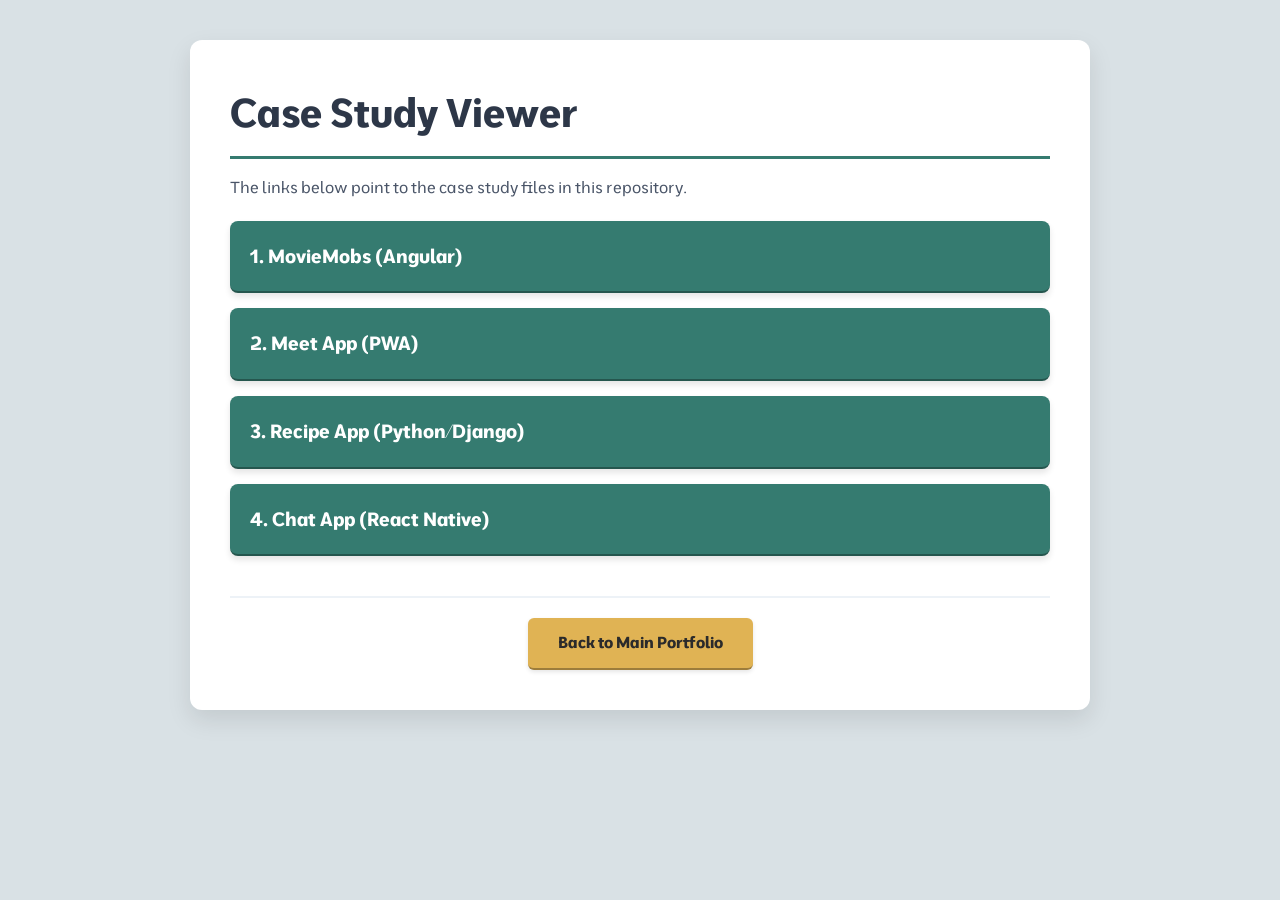
<file: index.html>
<!DOCTYPE html>
<html lang="en">
  <head>
    <meta charset="UTF-8" />
    <meta name="viewport" content="width=device-width, initial-scale=1.0" />
    <title>Ivan Cortes - Case Study Viewer</title>

    <link rel="preconnect" href="https://fonts.googleapis.com" />
    <link rel="preconnect" href="https://fonts.gstatic.com" crossorigin />
    <link
      href="https://fonts.googleapis.com/css2?family=Moderustic:wght@400;700&display=swap"
      rel="stylesheet"
    />
    <link rel="stylesheet" href="styles.css" />
  </head>
  <body class="viewer-body">
    <div id="google_translate_element" style="position: absolute; top: 15px; left: 20px; z-index: 9999;"></div>
    <script type="text/javascript">
        function googleTranslateElementInit() {
            new google.translate.TranslateElement({
                pageLanguage: 'en',
                layout: google.translate.TranslateElement.InlineLayout.SIMPLE,
                autoDisplay: true
            }, 'google_translate_element');
        }
    </script>
    <script type="text/javascript" src="//translate.google.com/translate_a/element.js?cb=googleTranslateElementInit"></script>
    <style>
        /* Widget Styling */
        .goog-te-gadget-simple {
            background-color: rgba(255,255,255,0.9) !important;
            border: 1px solid #e0e0e0 !important;
            padding: 5px !important;
            border-radius: 4px !important;
            font-family: sans-serif !important;
        }
        .goog-te-gadget-simple a { text-decoration: none !important; color: #333 !important; }
        .goog-te-banner-frame { display: none !important; }
        body { top: 0px !important; }
    </style>
    <div class="container">
      <h1 class="viewer-title">Case Study Viewer</h1>
      <p>
        The links below point to the case study files in this repository.
      </p>

      <ul>
        <li>
          <a
            class="project-link"
            href="MovieMobs_Case_Study_PRINT_SAFE.html"
            >1. MovieMobs (Angular)</a
          >
        </li>
        <li>
          <a
            class="project-link"
            href="MEET_APP_CASE_STUDY.html"
            >2. Meet App (PWA)</a
          >
        </li>
        <li>
          <a
            class="project-link"
            href="RECIPE_APP_CASE_STUDY.html"
            >3. Recipe App (Python/Django)</a
          >
        </li>
        <li>
          <a
            class="project-link"
            href="CHAT_APP_CASE_STUDY.html"
            >4. Chat App (React Native)</a
          >
        </li>
      </ul>

      <div class="viewer-nav">
        <a href="https://ivancortesportfolio.vercel.app" class="nav-btn">Back to Main Portfolio</a>
      </div>
    </div>
  </body>
</html>
</file>
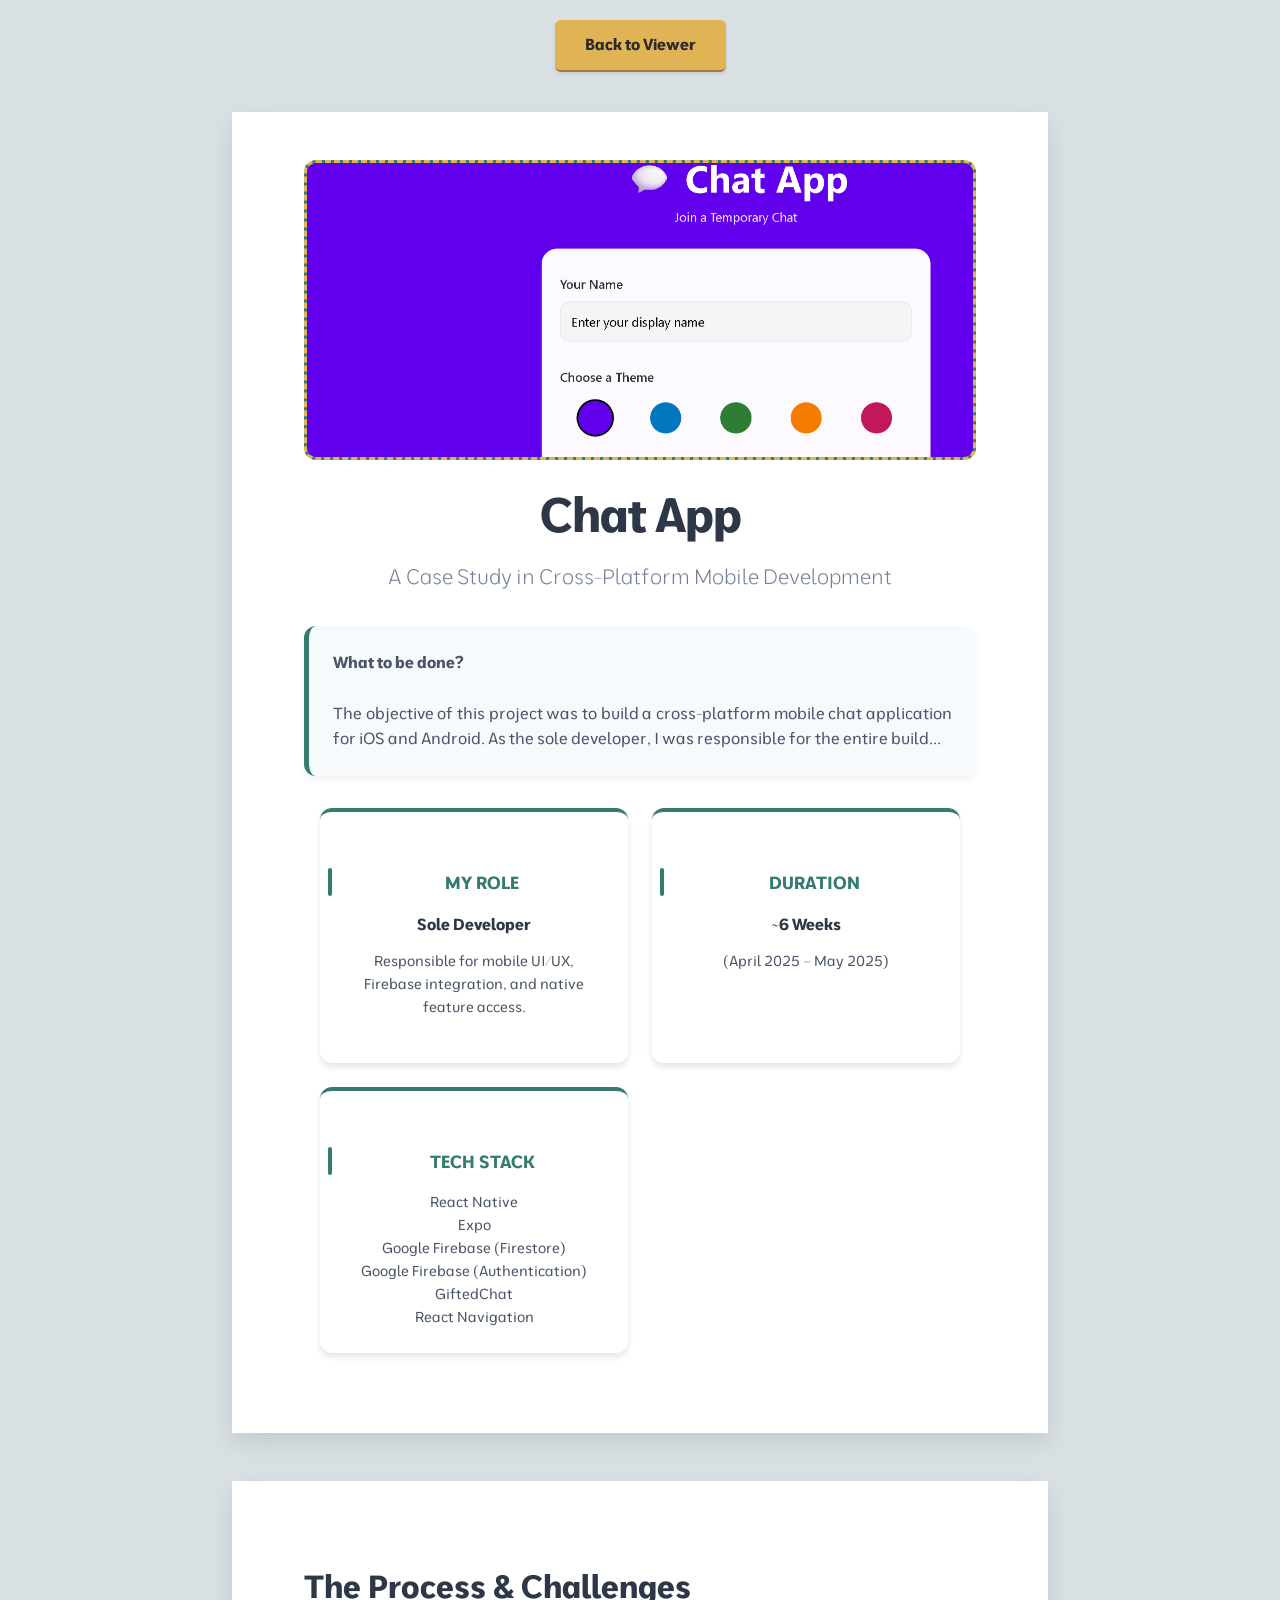
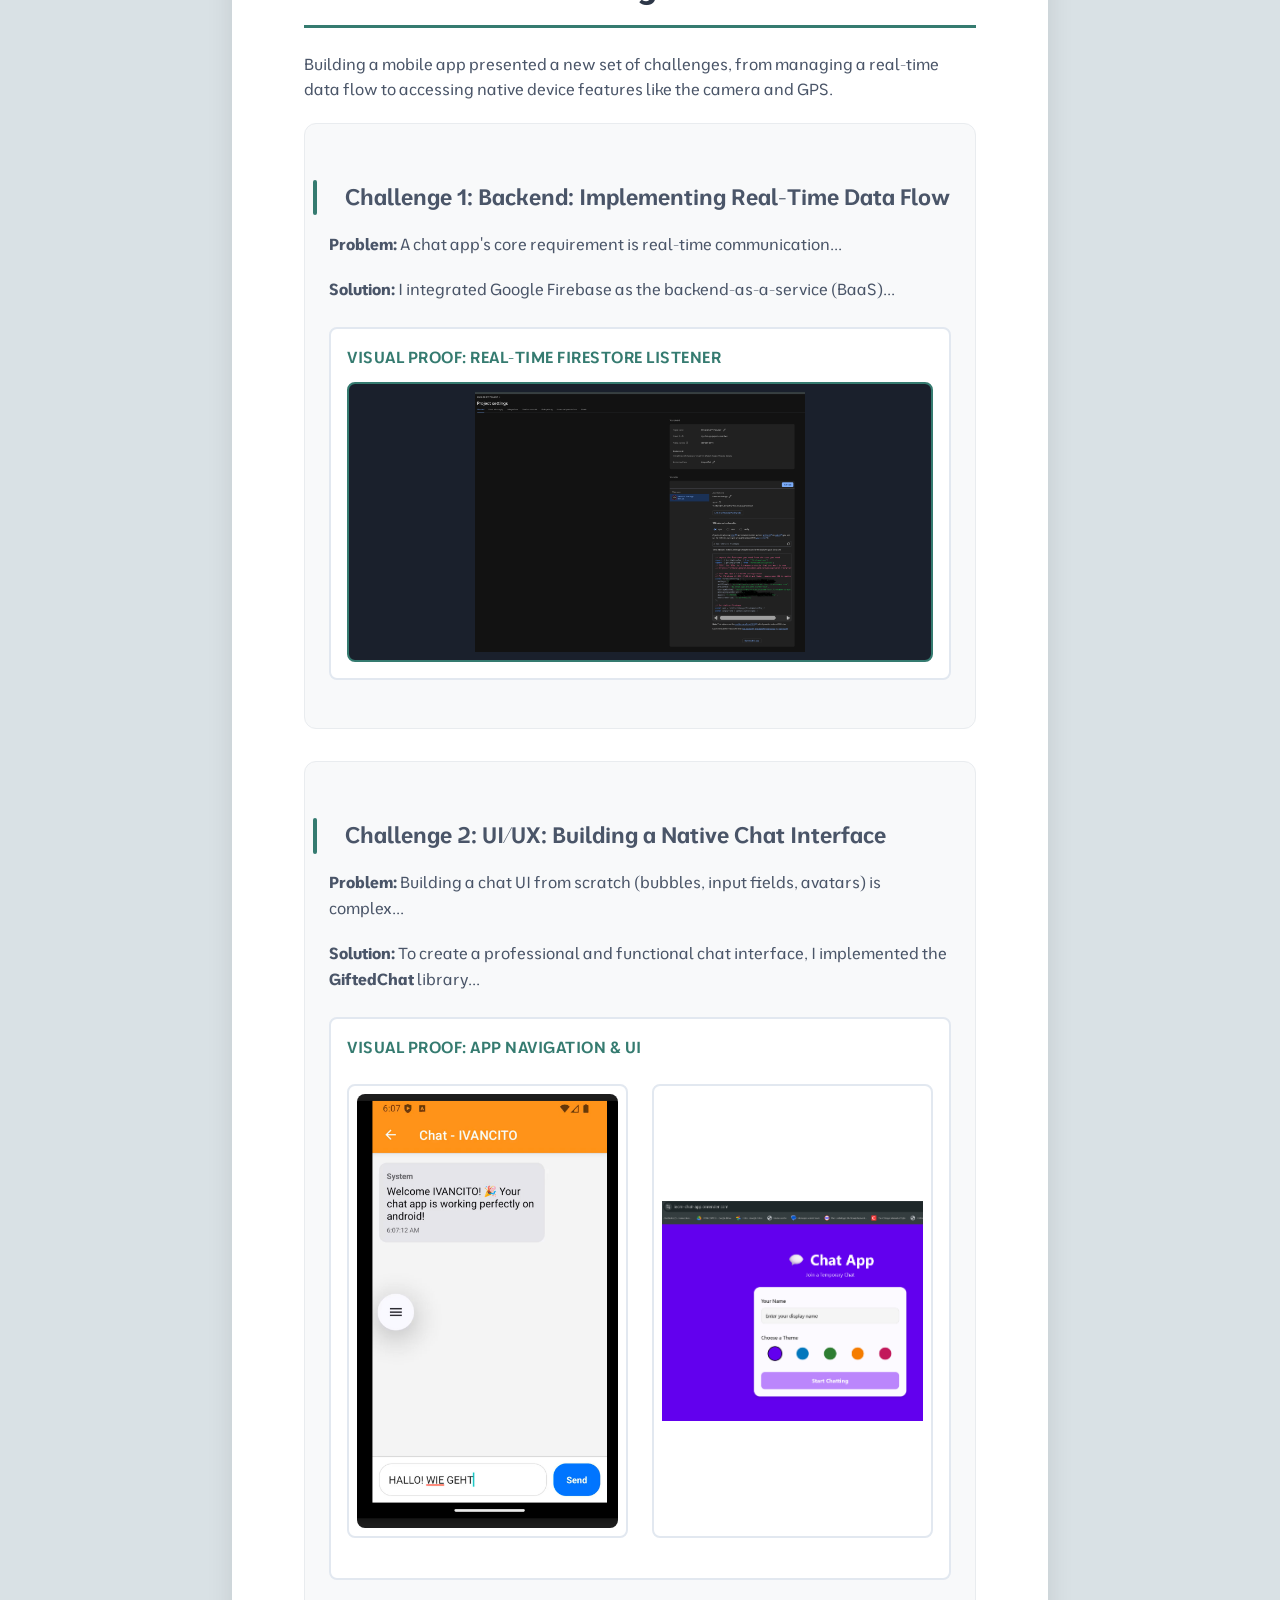
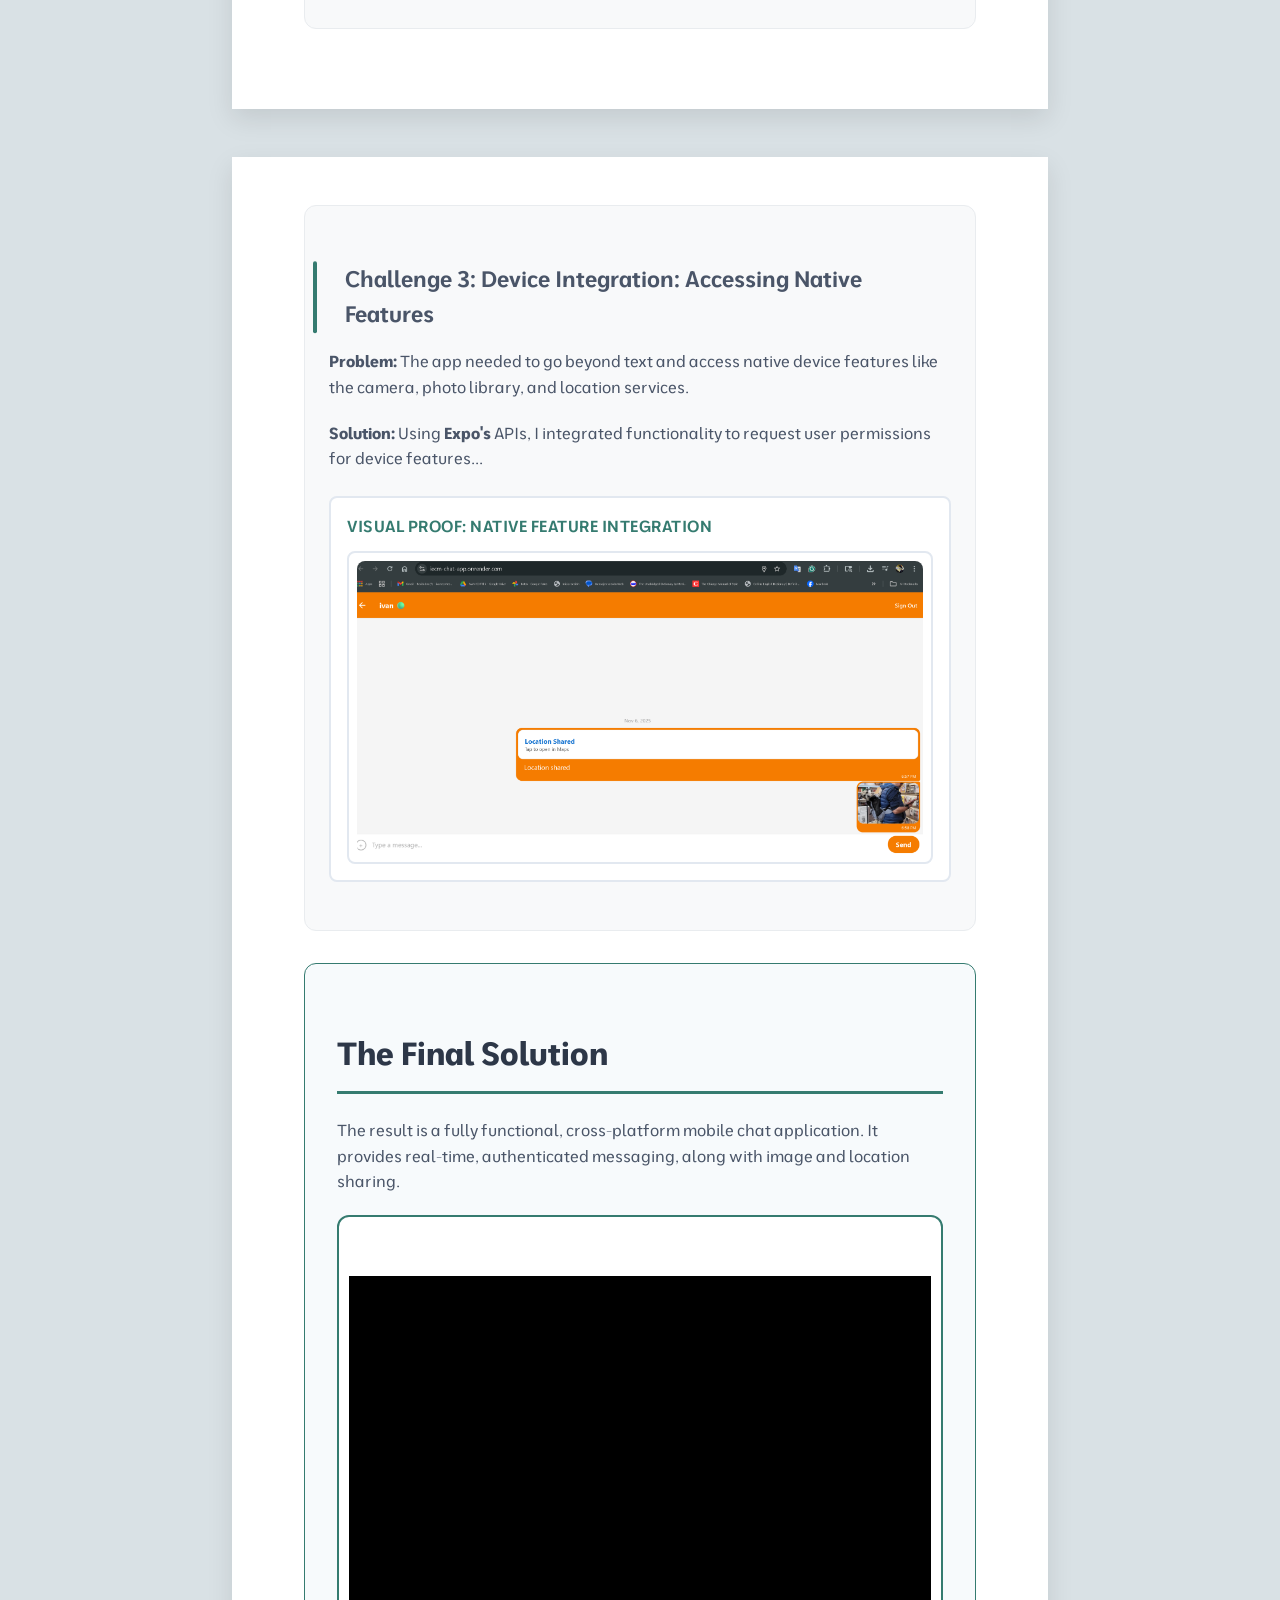
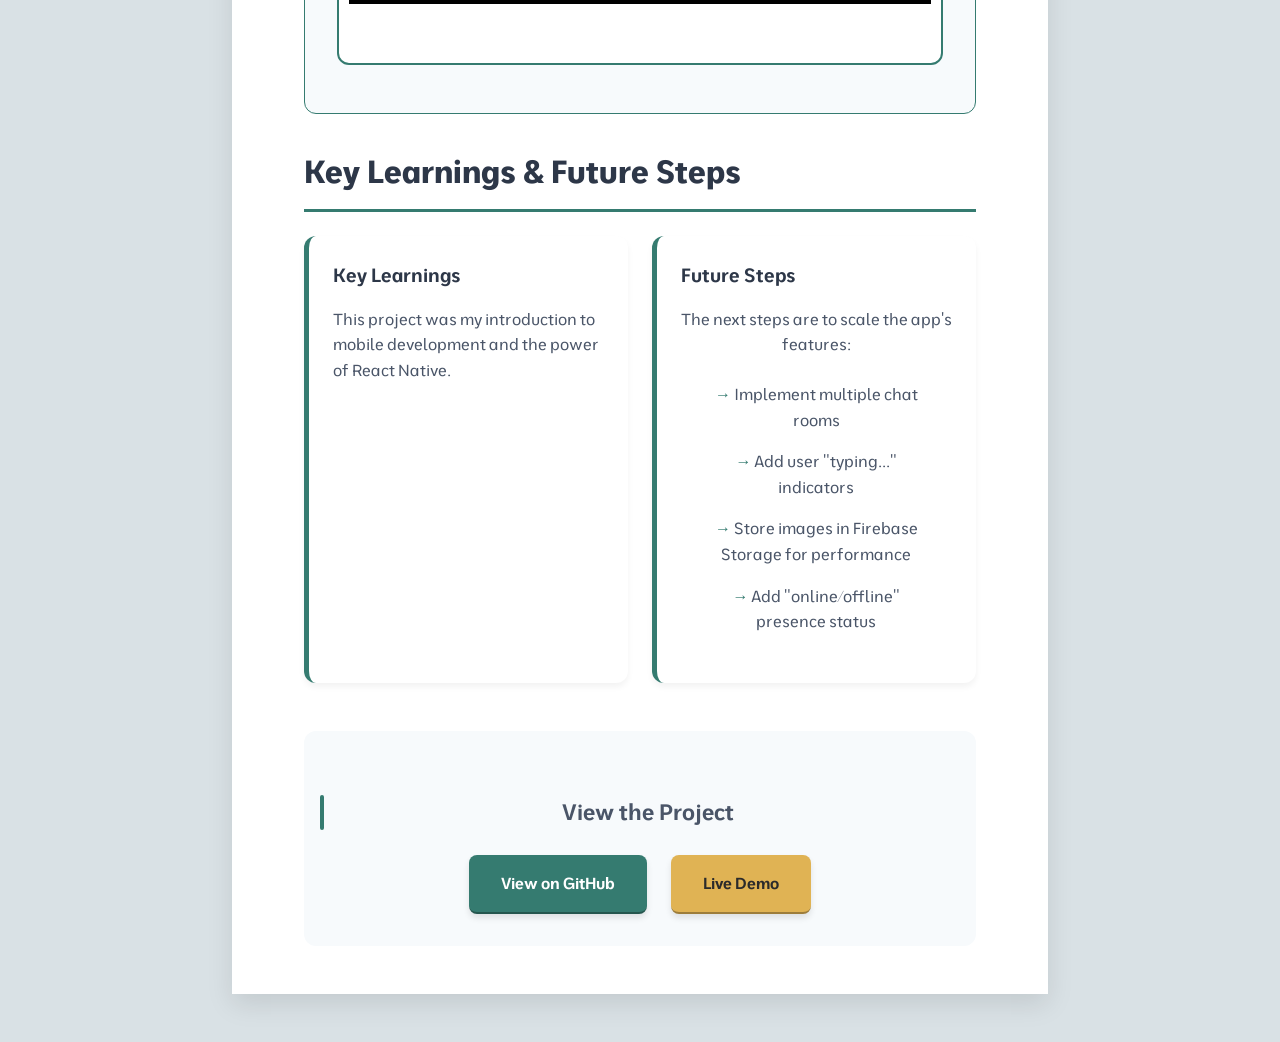
<file: CHAT_APP_CASE_STUDY.html>
<!DOCTYPE html>
<html lang="en">
<head>
    <meta charset="UTF-8" />
    <meta name="viewport" content="width=device-width, initial-scale=1.0" />
    <title>Chat App - Case Study</title>
    
    <link rel="preconnect" href="https://fonts.googleapis.com" />
    <link rel="preconnect" href="https://fonts.gstatic.com" crossorigin />
    <link href="https://fonts.googleapis.com/css2?family=Moderustic:wght@400;700&display=swap" rel="stylesheet" />
    <link rel="stylesheet" href="styles.css" />
</head>
<body>
    <div id="google_translate_element" style="position: absolute; top: 15px; left: 20px; z-index: 9999;"></div>
    <script type="text/javascript">
        function googleTranslateElementInit() {
            new google.translate.TranslateElement({
                pageLanguage: 'en',
                layout: google.translate.TranslateElement.InlineLayout.SIMPLE,
                autoDisplay: true
            }, 'google_translate_element');
        }
    </script>
    <script type="text/javascript" src="//translate.google.com/translate_a/element.js?cb=googleTranslateElementInit"></script>
    <style>
        /* Widget Styling */
        .goog-te-gadget-simple {
            background-color: rgba(255,255,255,0.9) !important;
            border: 1px solid #e0e0e0 !important;
            padding: 5px !important;
            border-radius: 4px !important;
            font-family: sans-serif !important;
        }
        .goog-te-gadget-simple a { text-decoration: none !important; color: #333 !important; }
        .goog-te-banner-frame { display: none !important; }
        body { top: 0px !important; }
    </style>
    <div class="nav-header">
        <a href="index.html" class="nav-btn">Back to Viewer</a>
    </div>

    <div class="page">
      <div class="hero-container">
        <div class="hero-image">
           <img src="img/CHATAPP/SCREENSHOT_CHATAPP_UI.png" alt="Screenshot welcome page to Chat App" />
        </div>
        <h1 class="main-title">Chat App</h1>
        <p class="subtitle">A Case Study in Cross-Platform Mobile Development</p>
        <div class="project-pitch">
          <strong>What to be done?</strong><br /><br />
          The objective of this project was to build a cross-platform mobile chat application for iOS and Android. As the sole developer, I was responsible for the entire build...
        </div>
      </div>

      <div class="project-details-grid">
        <div class="detail-card">
          <h3>My Role</h3>
          <span class="detail-title">Sole Developer</span>
          <p>Responsible for mobile UI/UX, Firebase integration, and native feature access.</p>
        </div>
        <div class="detail-card">
          <h3>Duration</h3>
          <span class="detail-title">~6 Weeks</span>
          <p>(April 2025 – May 2025)</p>
        </div>
        <div class="detail-card">
          <h3>Tech Stack</h3>
          <ul style="padding: 0;">
            <li>React Native</li>
            <li>Expo</li>
            <li>Google Firebase (Firestore)</li>
            <li>Google Firebase (Authentication)</li>
            <li>GiftedChat</li>
            <li>React Navigation</li>
          </ul>
        </div>
      </div>
    </div>

    <div class="page">
      <h2>The Process & Challenges</h2>
      <p>
        Building a mobile app presented a new set of challenges, from managing a real-time data flow to accessing native device features like the camera and GPS.
      </p>

      <div class="challenge-section">
        <h3>Challenge 1: Backend: Implementing Real-Time Data Flow</h3>
        <p>
          <strong>Problem:</strong> A chat app's core requirement is real-time communication...
        </p>
        <p>
          <strong>Solution:</strong> I integrated Google Firebase as the backend-as-a-service (BaaS)...
        </p>
        <div class="visual-proof">
          <h4>Visual Proof: Real-Time Firestore Listener</h4>
          <div class="code-placeholder">
             <img src="img/CHATAPP/SCREENSHOT_CHATAPP_FIRESTORE.png" alt="Screenshot of the onSnapshot code from Firebase" />
          </div>
        </div>
      </div>

      <div class="challenge-section">
        <h3>Challenge 2: UI/UX: Building a Native Chat Interface</h3>
        <p>
          <strong>Problem:</strong> Building a chat UI from scratch (bubbles, input fields, avatars) is complex...
        </p>
        <p>
          <strong>Solution:</strong> To create a professional and functional chat interface, I implemented the <strong>GiftedChat</strong> library...
        </p>
        <div class="visual-proof">
          <h4>Visual Proof: App Navigation & UI</h4>
          <div class="ui-screenshots">
             <div class="image-placeholder">
               <img src="img/CHATAPP/SCREENSHOT_CHATAPP_WELCOME_1.png" alt="Screenshot of the Welcome Screen" />
             </div>
             <div class="image-placeholder">
               <img src="img/CHATAPP/SCREENSHOT_CHATAPP_UI.png" alt="Screenshot of the GiftedChat UI" />
             </div>
          </div>
        </div>
      </div>
    </div>
    
    <div class="page">
      <div class="challenge-section">
        <h3>Challenge 3: Device Integration: Accessing Native Features</h3>
        <p>
          <strong>Problem:</strong> The app needed to go beyond text and access native device features like the camera, photo library, and location services.
        </p>
        <p>
          <strong>Solution:</strong> Using <strong>Expo's</strong> APIs, I integrated functionality to request user permissions for device features...
        </p>
        <div class="visual-proof">
          <h4>Visual Proof: Native Feature Integration</h4>
           <div class="image-placeholder">
             <img src="img/CHATAPP/SCREENSHOT_CHATAPP_FEATURES.png" alt="Screenshot of the chat input showing camera, photo, and location buttons" />
           </div>
        </div>
      </div>

      <div class="final-solution">
        <h2>The Final Solution</h2>
        <p>
          The result is a fully functional, cross-platform mobile chat application. It provides real-time, authenticated messaging, along with image and location sharing.
        </p>
         <div class="gif-placeholder">
           <img src="img/CHATAPP/CHATAPP_WORKING_ON_PHONE.gif" alt="Chat App user flow demonstration" />
        </div>
      </div>

      <h2>Key Learnings & Future Steps</h2>
      <div class="learnings-grid">
        <div class="learning-box">
          <h4>Key Learnings</h4>
          <p>
            This project was my introduction to mobile development and the power of React Native.
          </p>
        </div>
        <div class="learning-box">
          <h4>Future Steps</h4>
          <p style="text-align: center; margin-bottom: 0.5rem;">
            The next steps are to scale the app's features:
          </p>
          <ul class="future-steps-list">
            <li>Implement multiple chat rooms</li>
            <li>Add user "typing..." indicators</li>
            <li>Store images in Firebase Storage for performance</li>
            <li>Add "online/offline" presence status</li>
          </ul>
        </div>
      </div>

      <div class="cta-section">
        <h3>View the Project</h3>
        <div class="cta-buttons">
          <a href="https://github.com/ivencomur/chat-app/tree/ACHIEVEMENT-5-WITH-README-FORT-PORTFOLIO" class="cta-button github-button" target="_blank" rel="noopener">View on GitHub</a>
          <a href="https://iecm-chat-app.onrender.com" class="cta-button demo-button" target="_blank" rel="noopener">Live Demo</a>
        </div>
      </div>
    </div>
</body>
</html>
</file>
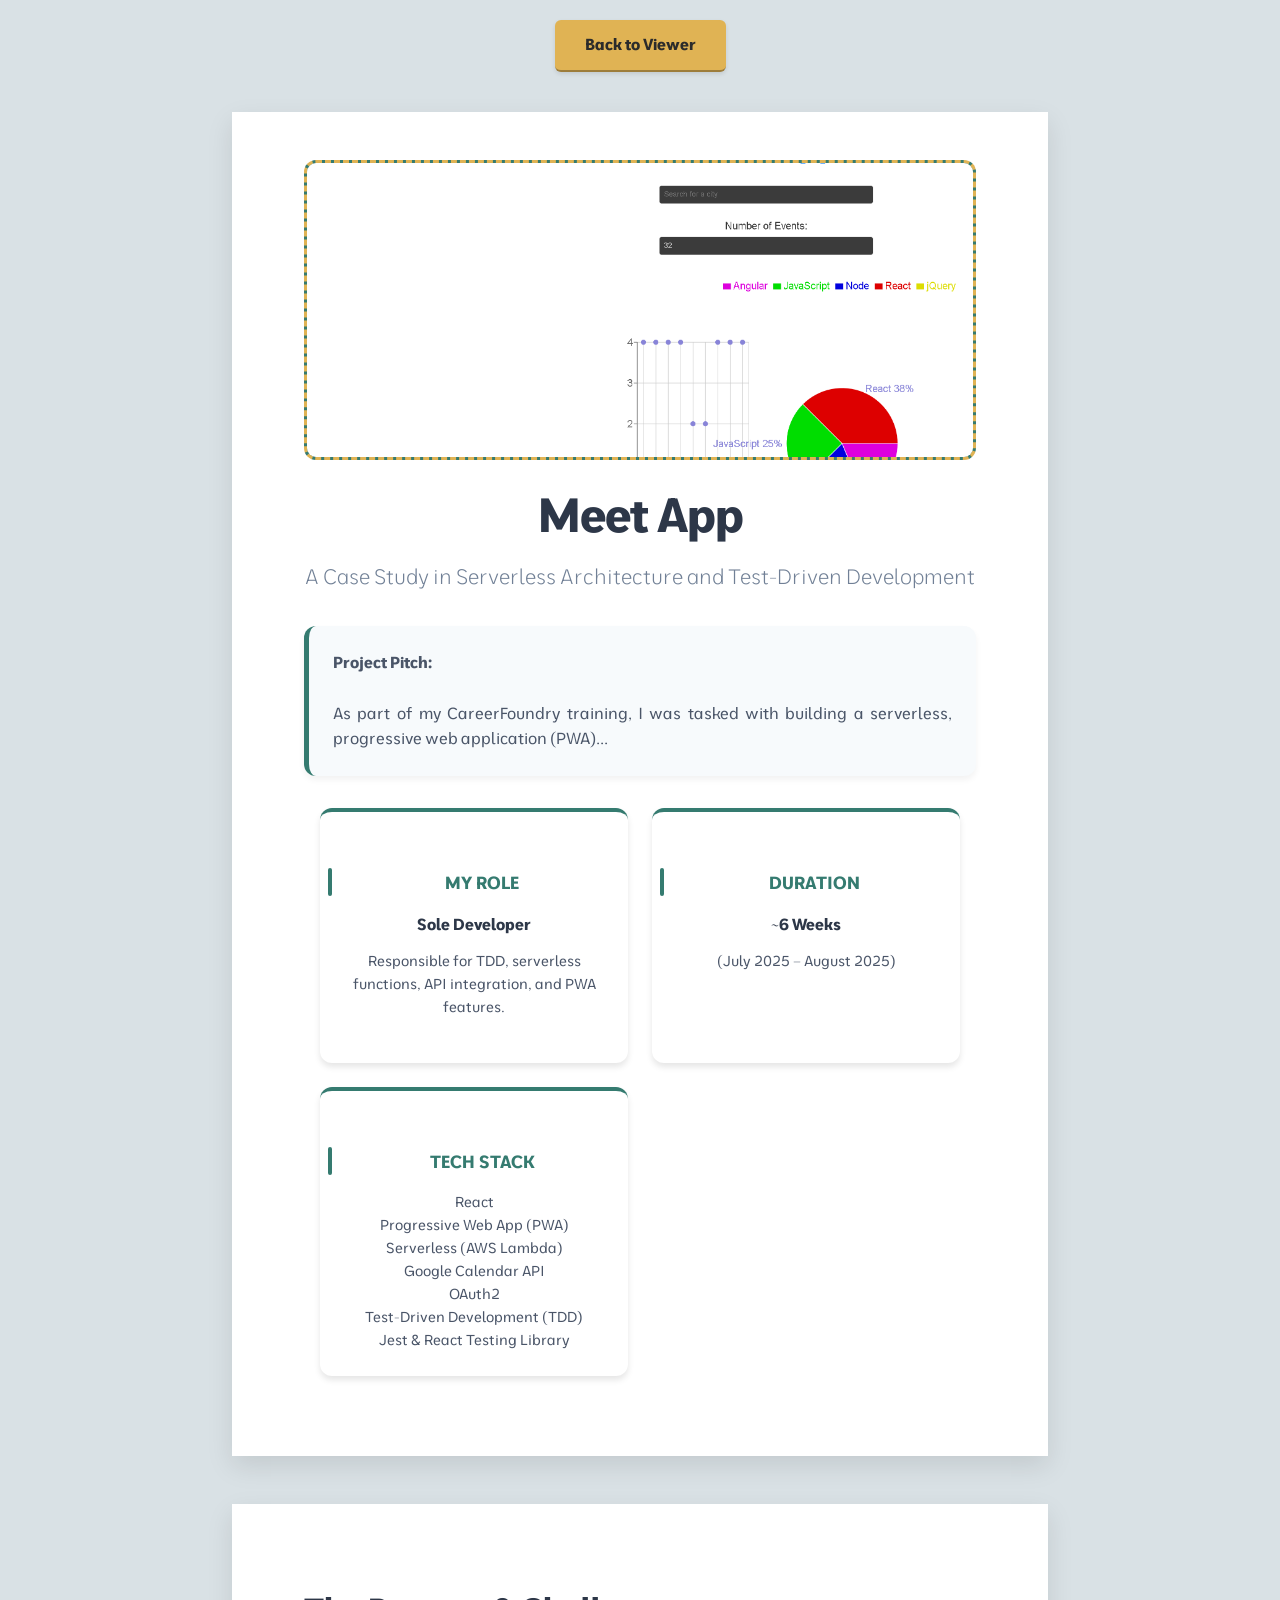
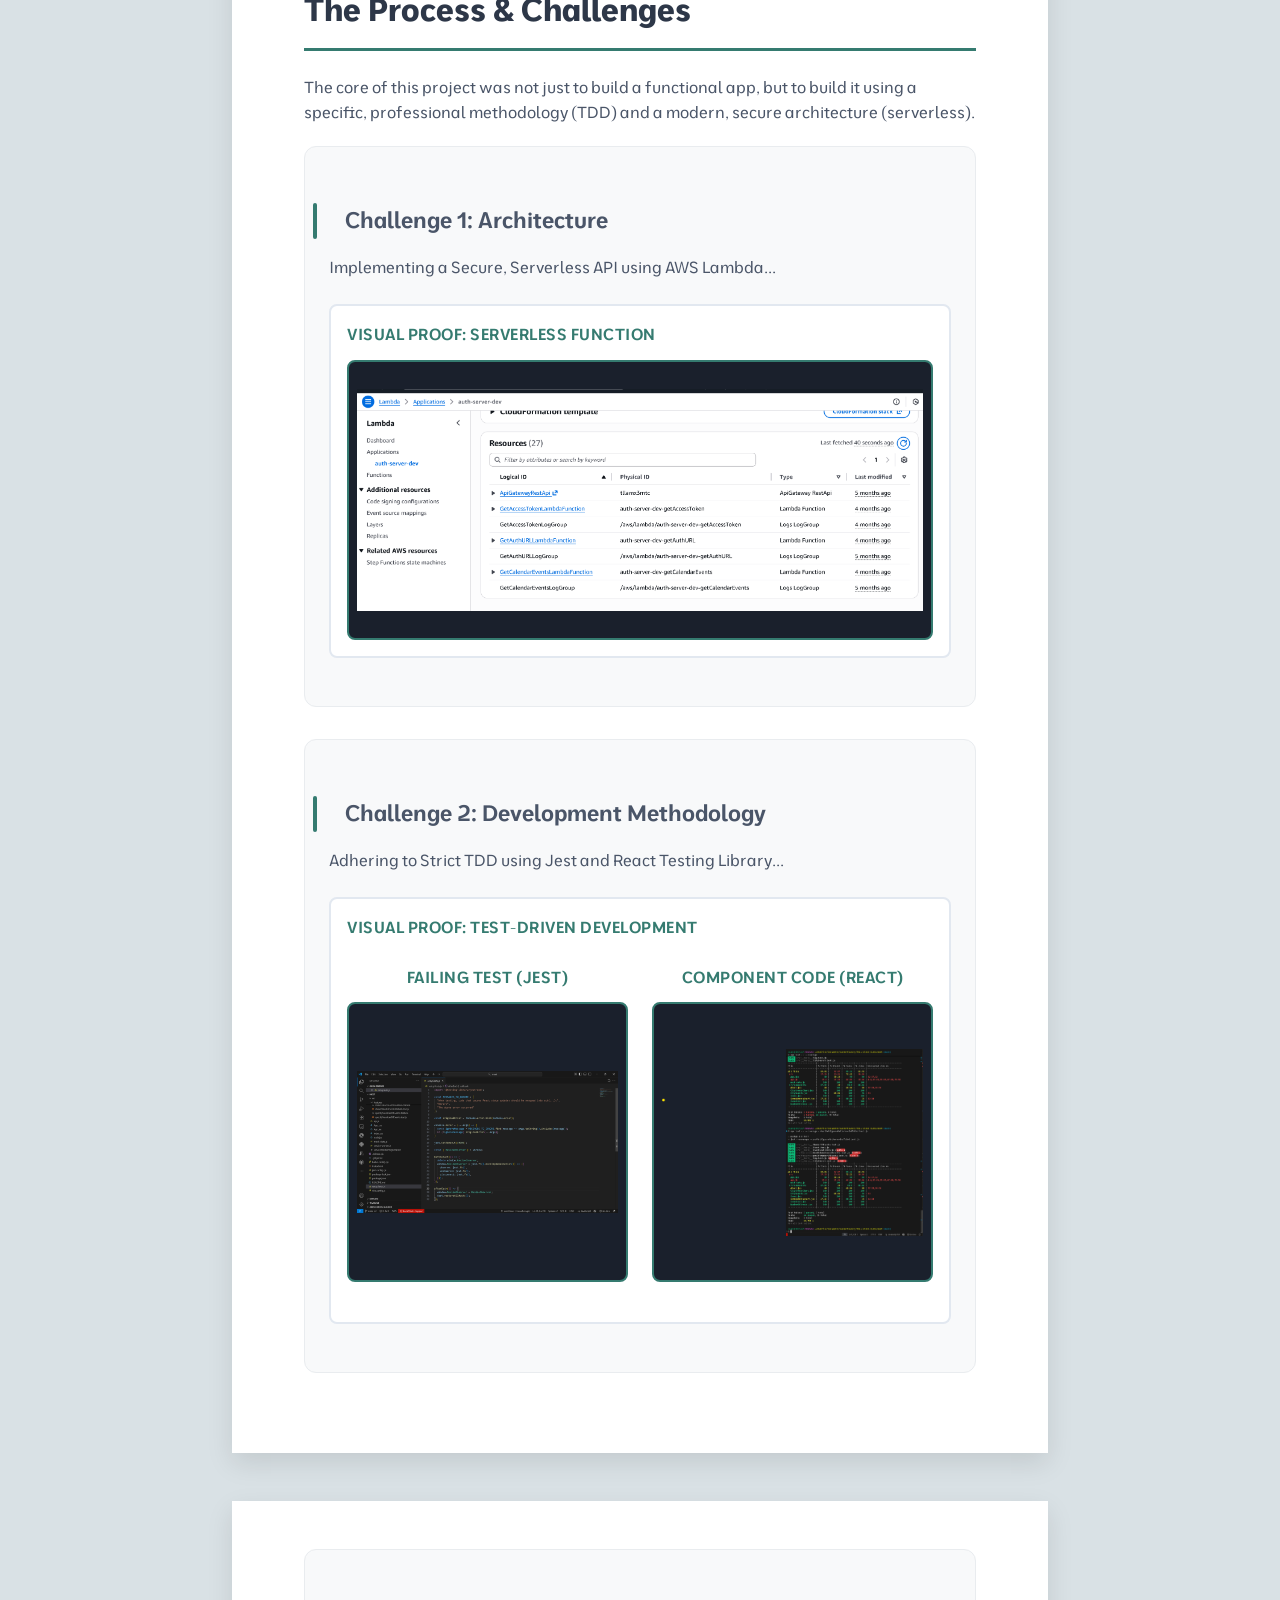
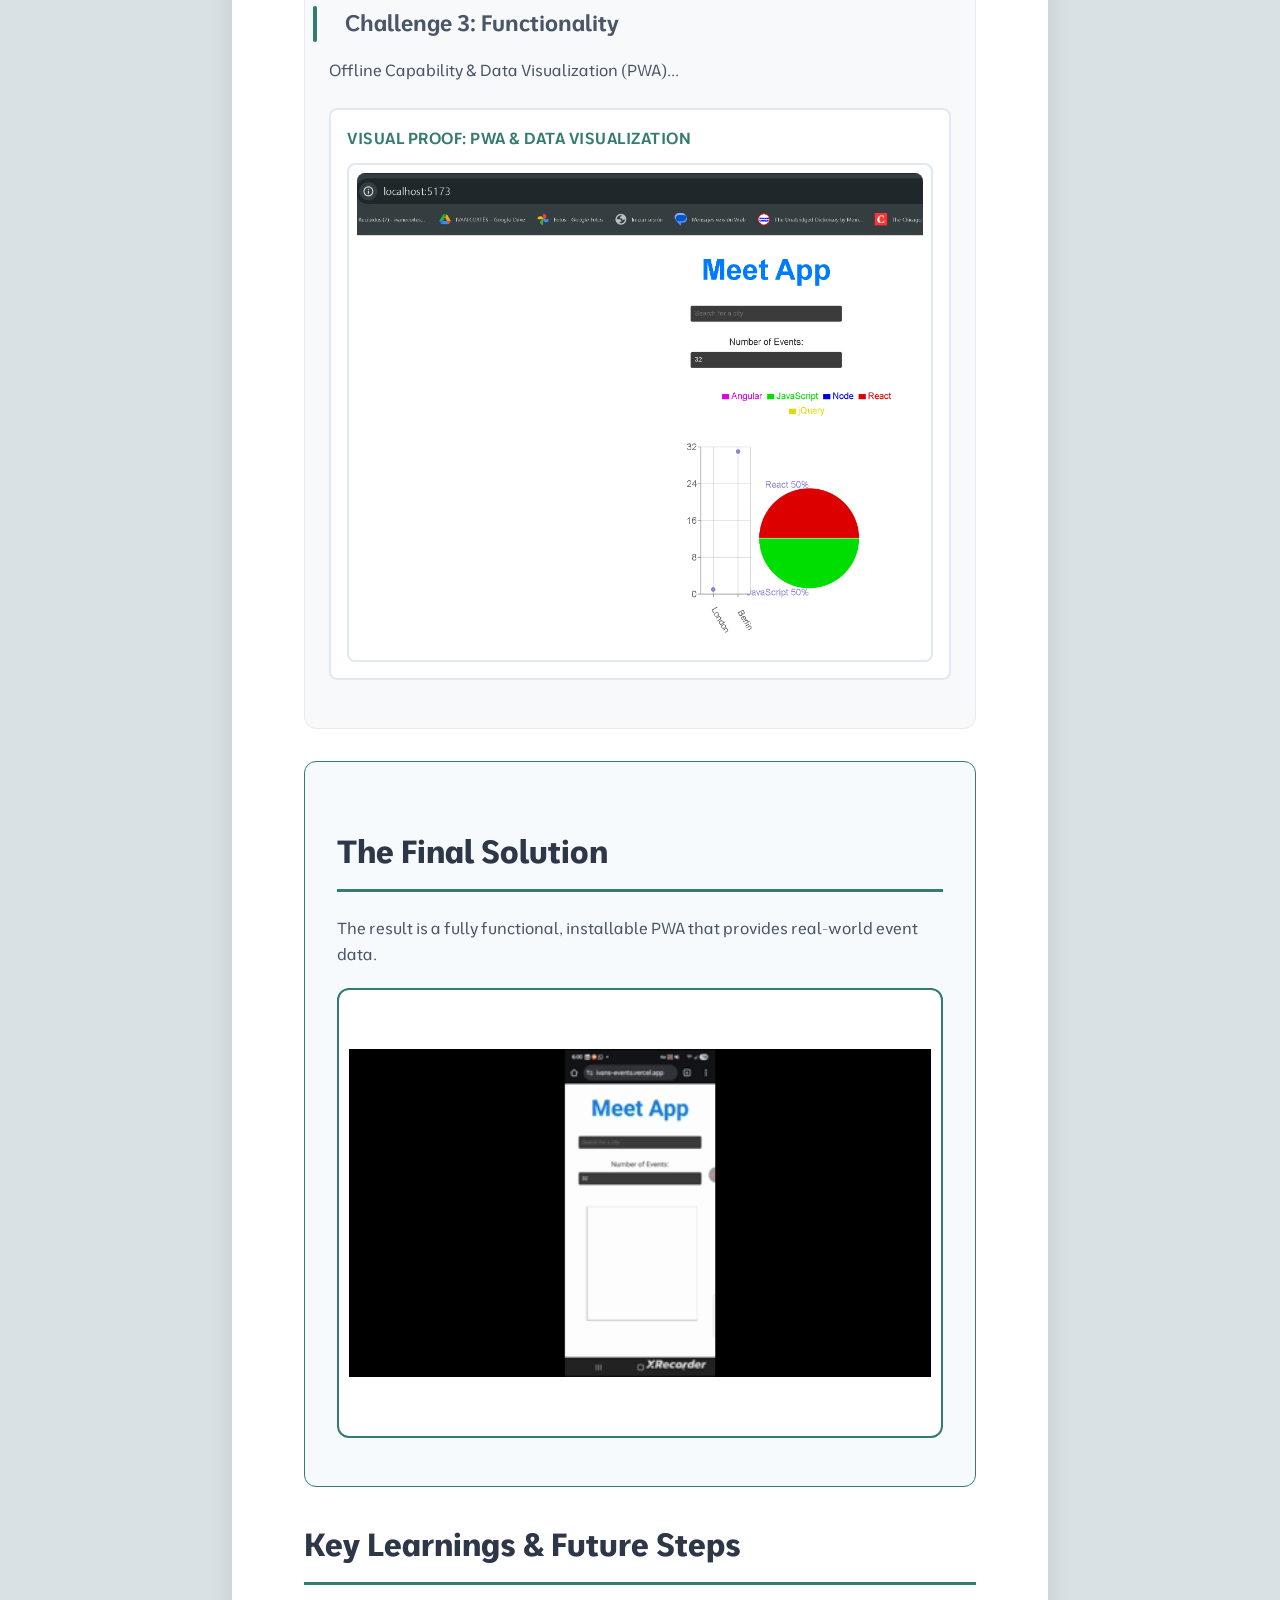
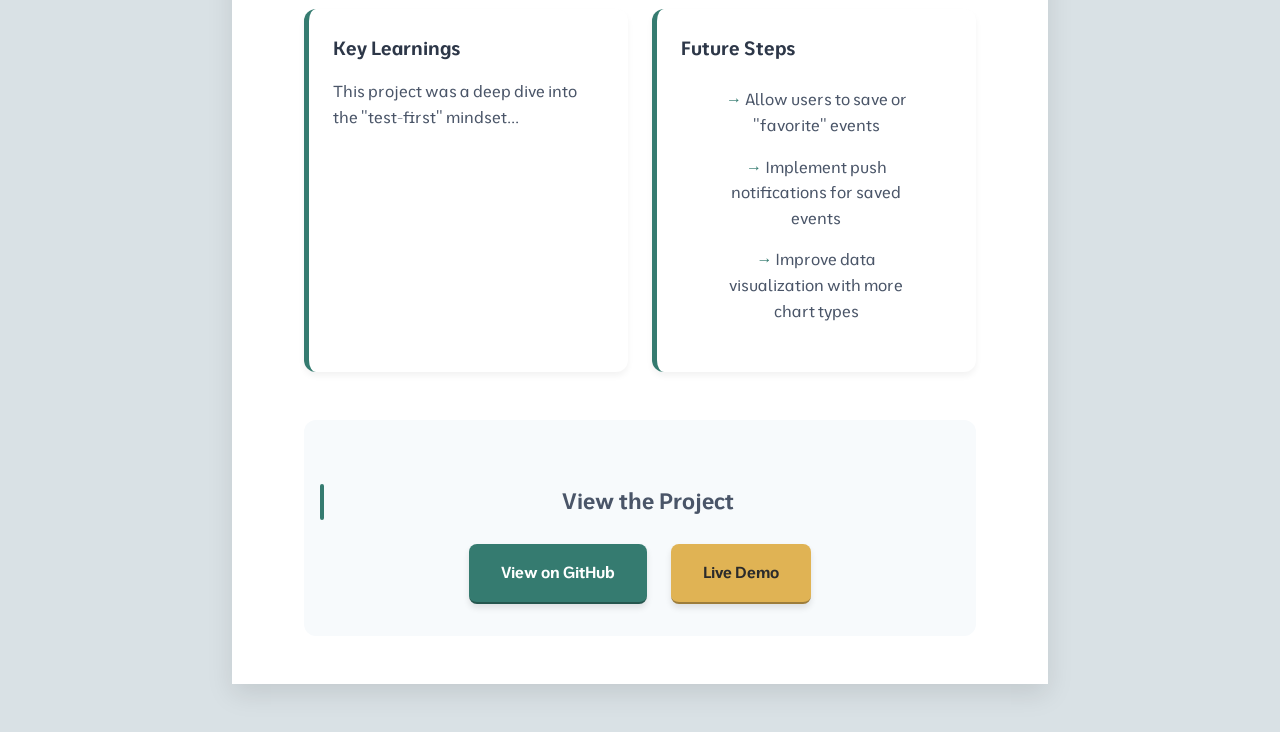
<file: MEET_APP_CASE_STUDY.html>
<!DOCTYPE html>
<html lang="en">
  <head>
    <meta charset="UTF-8" />
    <meta name="viewport" content="width=device-width, initial-scale=1.0" />
    <title>Meet App - Case Study</title>
    
    <link rel="preconnect" href="https://fonts.googleapis.com" />
    <link rel="preconnect" href="https://fonts.gstatic.com" crossorigin />
    <link href="https://fonts.googleapis.com/css2?family=Moderustic:wght@400;700&display=swap" rel="stylesheet" />
    <link rel="stylesheet" href="styles.css" />
  </head>
  <body>
    <div id="google_translate_element" style="position: absolute; top: 15px; left: 20px; z-index: 9999;"></div>
    <script type="text/javascript">
        function googleTranslateElementInit() {
            new google.translate.TranslateElement({
                pageLanguage: 'en',
                layout: google.translate.TranslateElement.InlineLayout.SIMPLE,
                autoDisplay: true
            }, 'google_translate_element');
        }
    </script>
    <script type="text/javascript" src="//translate.google.com/translate_a/element.js?cb=googleTranslateElementInit"></script>
    <style>
        /* Widget Styling */
        .goog-te-gadget-simple {
            background-color: rgba(255,255,255,0.9) !important;
            border: 1px solid #e0e0e0 !important;
            padding: 5px !important;
            border-radius: 4px !important;
            font-family: sans-serif !important;
        }
        .goog-te-gadget-simple a { text-decoration: none !important; color: #333 !important; }
        .goog-te-banner-frame { display: none !important; }
        body { top: 0px !important; }
    </style>
    <div class="nav-header">
        <a href="index.html" class="nav-btn">Back to Viewer</a>
    </div>

    <div class="page">
      <div class="hero-container">
        <div class="hero-image">
          <img src="img/MEET/SCREENSHOT_MEETAPP_HERO.png" alt="Screenshot welcome page to Meet App" />
        </div>
        <h1 class="main-title">Meet App</h1>
        <p class="subtitle">A Case Study in Serverless Architecture and Test-Driven Development</p>
        <div class="project-pitch">
          <strong>Project Pitch:</strong><br /><br />
          As part of my CareerFoundry training, I was tasked with building a serverless, progressive web application (PWA)...
        </div>
      </div>

      <div class="project-details-grid">
        <div class="detail-card">
          <h3>My Role</h3>
          <span class="detail-title">Sole Developer</span>
          <p>Responsible for TDD, serverless functions, API integration, and PWA features.</p>
        </div>
        <div class="detail-card">
          <h3>Duration</h3>
          <span class="detail-title">~6 Weeks</span>
           <p>(July 2025 – August 2025)</p>
        </div>
        <div class="detail-card">
          <h3>Tech Stack</h3>
          <ul style="padding: 0;">
            <li>React</li>
            <li>Progressive Web App (PWA)</li>
            <li>Serverless (AWS Lambda)</li>
            <li>Google Calendar API</li>
            <li>OAuth2</li>
            <li>Test-Driven Development (TDD)</li>
            <li>Jest & React Testing Library</li>
          </ul>
        </div>
      </div>
    </div>

    <div class="page">
      <h2>The Process & Challenges</h2>
      <p>
        The core of this project was not just to build a functional app, but to build it using a specific, professional methodology (TDD) and a modern, secure architecture (serverless).
      </p>

      <div class="challenge-section">
        <h3>Challenge 1: Architecture</h3>
        <p>Implementing a Secure, Serverless API using AWS Lambda...</p>
        <div class="visual-proof">
          <h4>Visual Proof: Serverless Function</h4>
          <div class="code-placeholder">
            <img src="img/MEET/SCREENSHOT_MEETAPP_LAMBDA.png" alt="Screenshot of AWS Lambda function code" />
          </div>
        </div>
      </div>

      <div class="challenge-section">
        <h3>Challenge 2: Development Methodology</h3>
        <p>Adhering to Strict TDD using Jest and React Testing Library...</p>
        <div class="visual-proof">
          <h4>Visual Proof: Test-Driven Development</h4>
          <div class="side-by-side-container">
            <div class="code-comparison">
              <h4>Failing Test (Jest)</h4>
              <div class="code-placeholder">
                <img src="img/MEET/SCREENSHOT_MEETAPP_JEST.png" alt="Screenshot of Jest test code for a component" />
              </div>
            </div>
            <div class="code-comparison">
              <h4>Component Code (React)</h4>
              <div class="code-placeholder">
                <img src="img/MEET/SCREENSHOT_MEETAPP_COMPONENT.png" alt="Screenshot of the React component code that passes the test" />
              </div>
            </div>
          </div>
        </div>
      </div>
    </div>

    <div class="page">
       <div class="challenge-section">
        <h3>Challenge 3: Functionality</h3>
        <p>Offline Capability & Data Visualization (PWA)...</p>
        <div class="visual-proof">
          <h4>Visual Proof: PWA & Data Visualization</h4>
           <div class="image-placeholder">
             <img src="img/MEET/SCREENSHOT_MEETAPP_CHARTS.png" alt="Screenshot of the app running offline or the data visualization charts" />
            </div>
        </div>
      </div>

      <div class="final-solution">
        <h2>The Final Solution</h2>
        <p>The result is a fully functional, installable PWA that provides real-world event data.</p>
        <div class="gif-placeholder">
          <img src="img/MEET/MEETAPP_WORKING_ON_PHONE.gif" alt="Meet App user flow demonstration" />
        </div>
      </div>

      <h2>Key Learnings & Future Steps</h2>
      <div class="learnings-grid">
        <div class="learning-box">
          <h4>Key Learnings</h4>
          <p>This project was a deep dive into the "test-first" mindset...</p>
        </div>
        <div class="learning-box">
          <h4>Future Steps</h4>
          <ul class="future-steps-list">
            <li>Allow users to save or "favorite" events</li>
            <li>Implement push notifications for saved events</li>
            <li>Improve data visualization with more chart types</li>
          </ul>
        </div>
      </div>

      <div class="cta-section">
        <h3>View the Project</h3>
        <div class="cta-buttons">
          <a href="https://github.com/ivencomur/meet" class="cta-button github-button" target="_blank">View on GitHub</a>
          <a href="https://ivans-events.vercel.app/" class="cta-button demo-button" target="_blank">Live Demo</a>
        </div>
      </div>
    </div>
  </body>
</html>
</file>
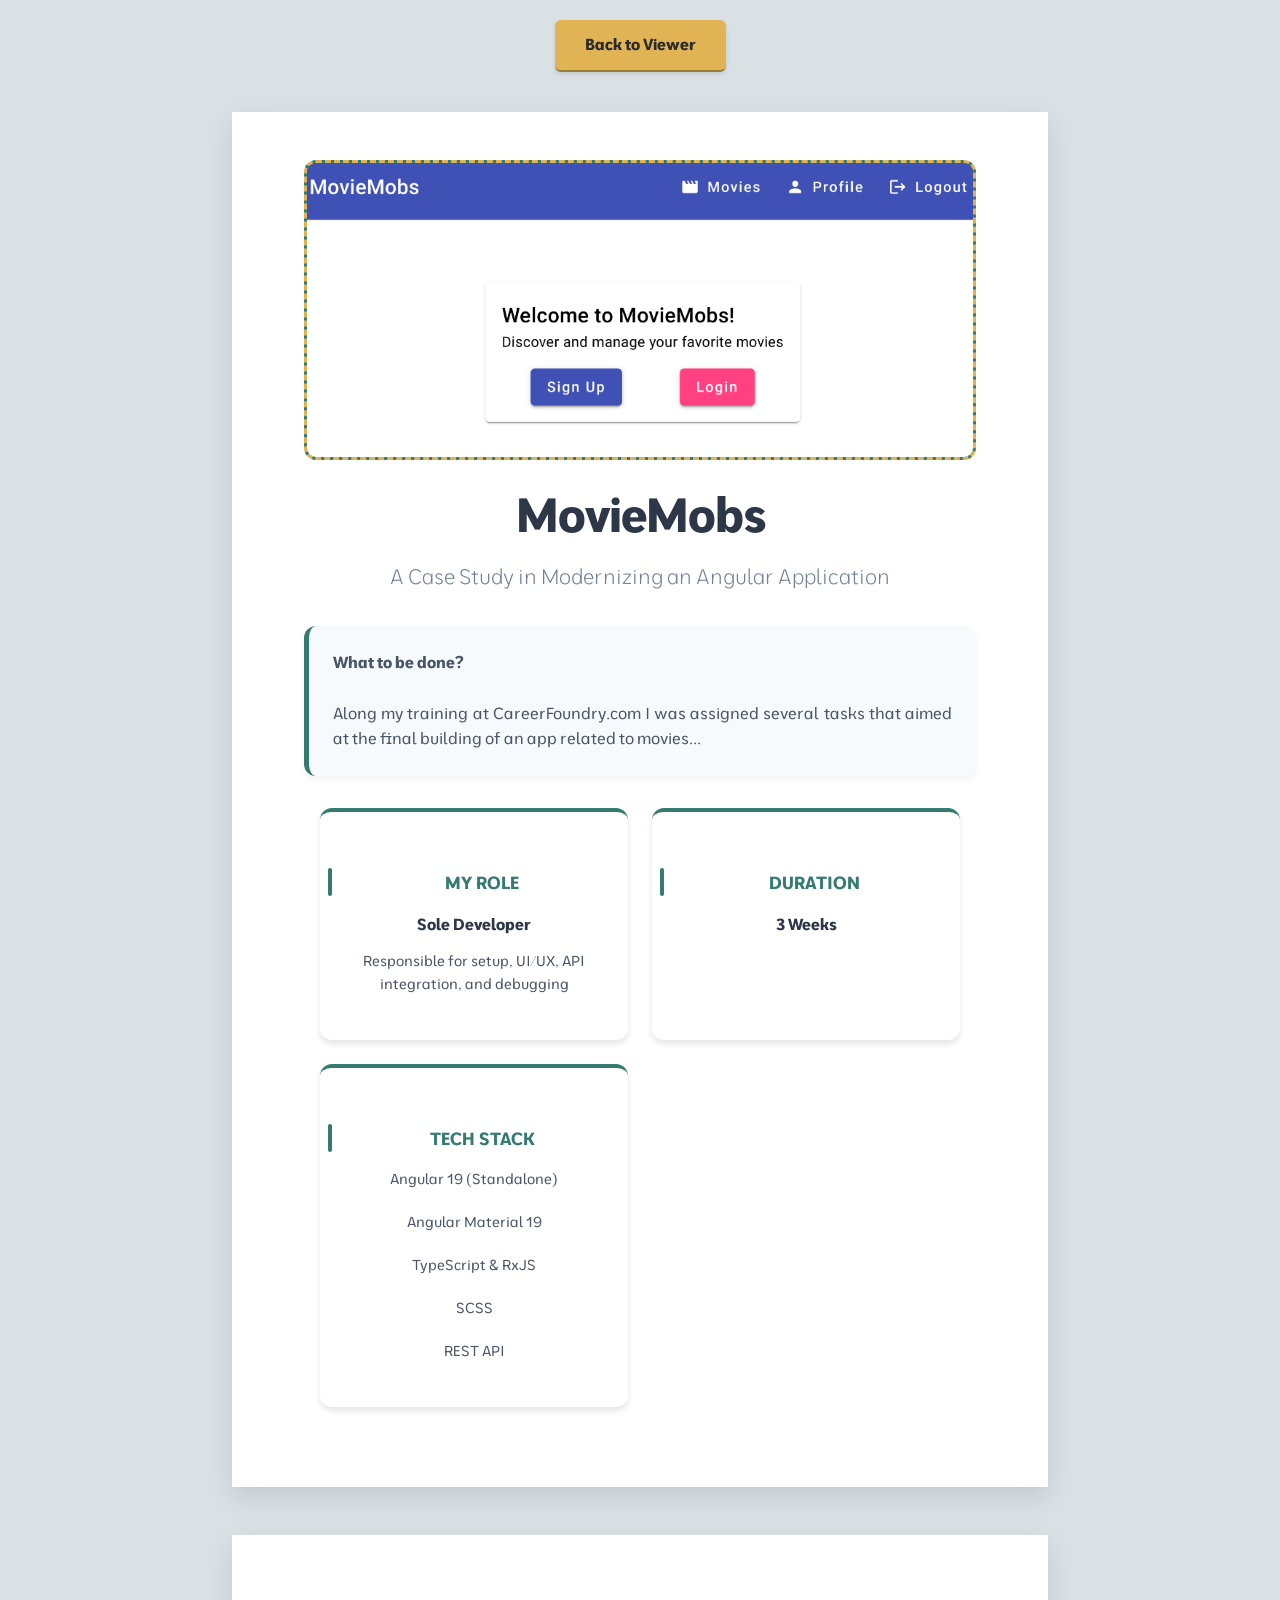
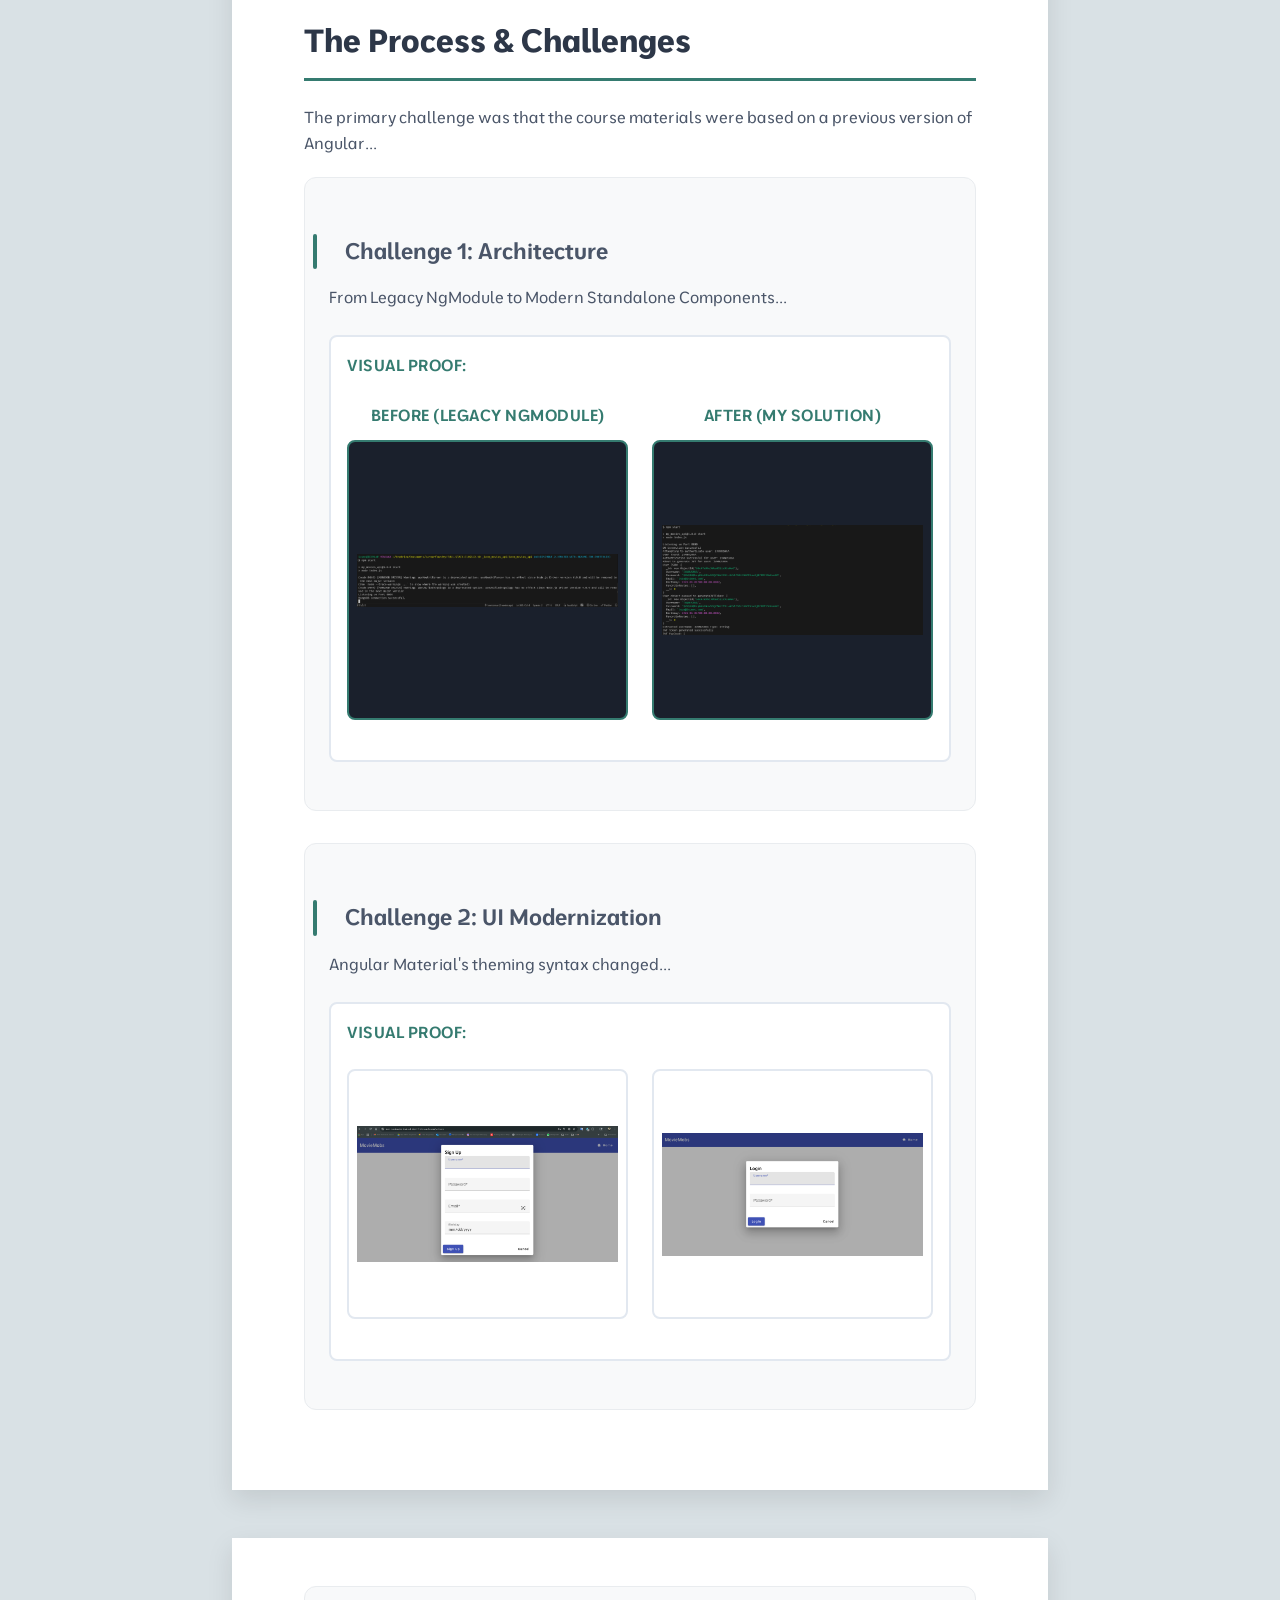
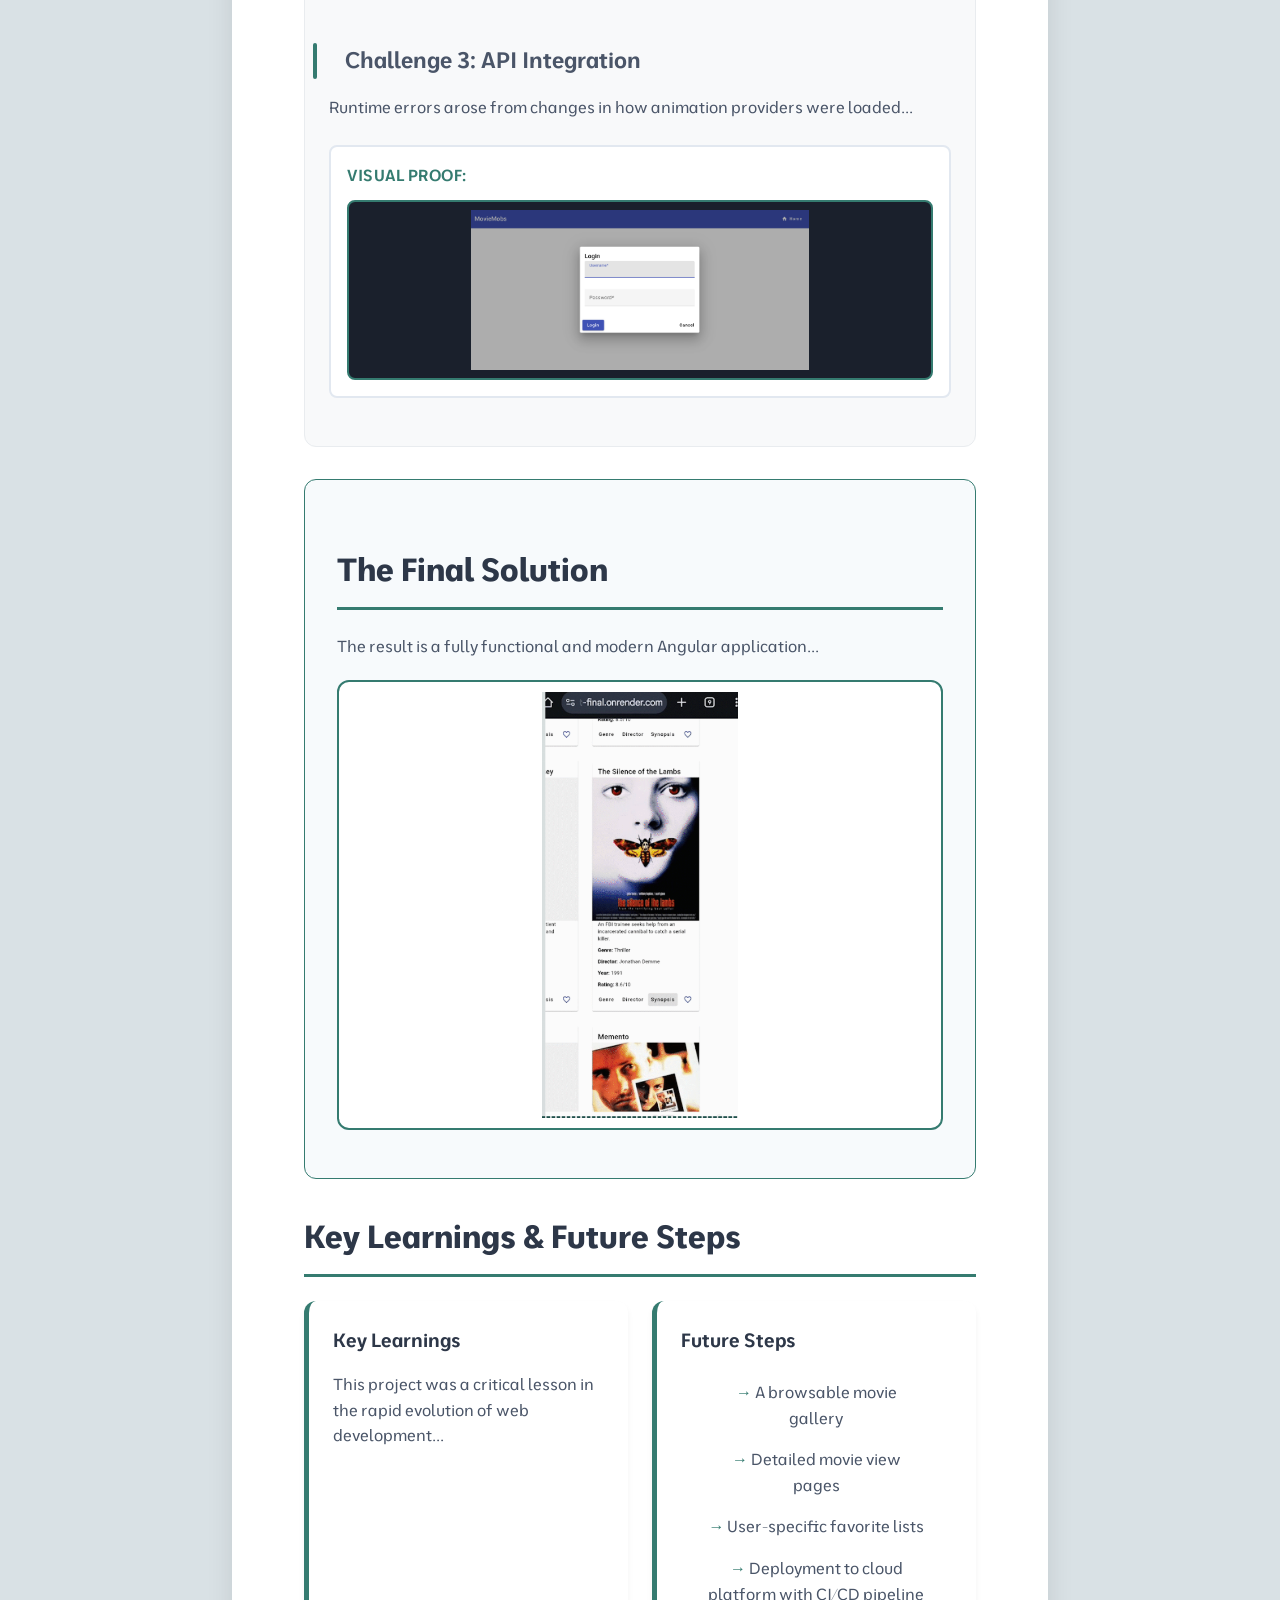
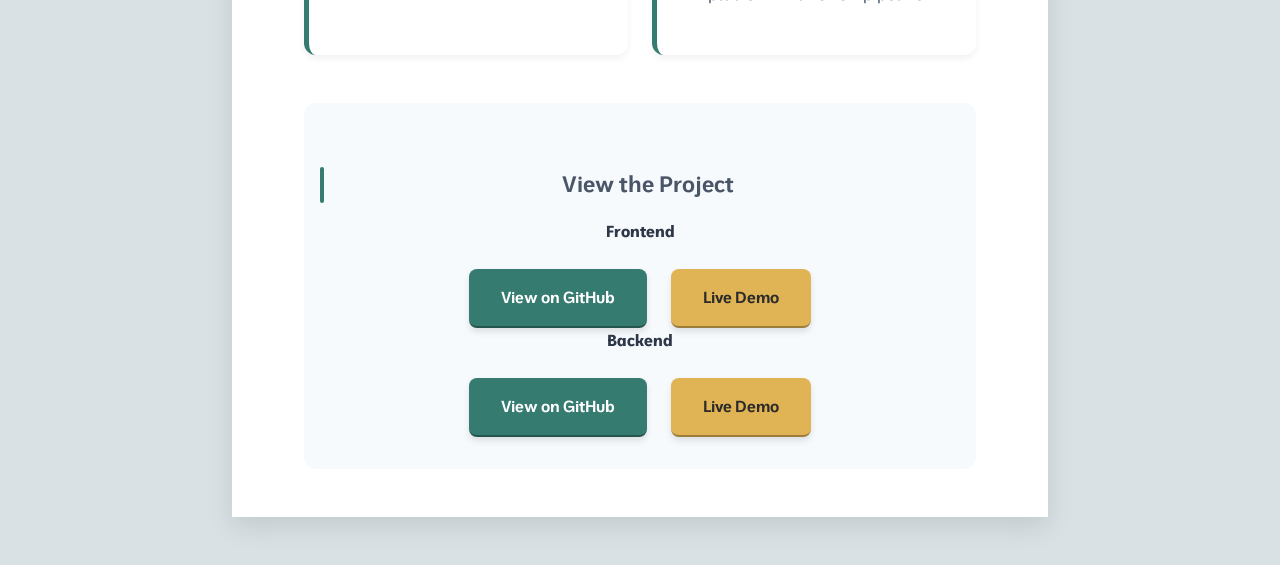
<file: MovieMobs_Case_Study_PRINT_SAFE.html>
<!DOCTYPE html>
<html lang="en">
  <head>
    <meta charset="UTF-8" />
    <meta name="viewport" content="width=device-width, initial-scale=1.0" />
    <title>MovieMobs - Case Study (Print-Safe Visual Proof)</title>

    <link rel="preconnect" href="https://fonts.googleapis.com" />
    <link rel="preconnect" href="https://fonts.gstatic.com" crossorigin />
    <link
      href="https://fonts.googleapis.com/css2?family=Moderustic:wght@400;700&display=swap"
      rel="stylesheet"
    />
    <link rel="stylesheet" href="styles.css" />
  </head>
  <body>
    <div id="google_translate_element" style="position: absolute; top: 15px; left: 20px; z-index: 9999;"></div>
    <script type="text/javascript">
        function googleTranslateElementInit() {
            new google.translate.TranslateElement({
                pageLanguage: 'en',
                layout: google.translate.TranslateElement.InlineLayout.SIMPLE,
                autoDisplay: true
            }, 'google_translate_element');
        }
    </script>
    <script type="text/javascript" src="//translate.google.com/translate_a/element.js?cb=googleTranslateElementInit"></script>
    <style>
        /* Widget Styling */
        .goog-te-gadget-simple {
            background-color: rgba(255,255,255,0.9) !important;
            border: 1px solid #e0e0e0 !important;
            padding: 5px !important;
            border-radius: 4px !important;
            font-family: sans-serif !important;
        }
        .goog-te-gadget-simple a { text-decoration: none !important; color: #333 !important; }
        .goog-te-banner-frame { display: none !important; }
        body { top: 0px !important; }
    </style>
    <div class="nav-header">
      <a href="index.html" class="nav-btn">Back to Viewer</a>
    </div>

    <div class="page">
      <div class="hero-container">
        <div class="hero-image">
          <img
            src="img/MOVIEMOBS/SCREENSHOT 1 MOVIEMOBS.png"
            alt="Screenshot welcome page to MovieMobs"
          />
        </div>
        <h1 class="main-title">MovieMobs</h1>
        <p class="subtitle">
          A Case Study in Modernizing an Angular Application
        </p>
        <div class="project-pitch">
          <strong>What to be done?</strong><br /><br />
          Along my training at CareerFoundry.com I was assigned several tasks
          that aimed at the final building of an app related to movies...
        </div>
      </div>

      <div class="project-details-grid">
        <div class="detail-card">
          <h3>My Role</h3>
          <span class="detail-title">Sole Developer</span>
          <p>Responsible for setup, UI/UX, API integration, and debugging</p>
        </div>
        <div class="detail-card">
          <h3>Duration</h3>
          <span class="detail-title">3 Weeks</span>
        </div>
        <div class="detail-card">
          <h3>Tech Stack</h3>
          <p>Angular 19 (Standalone)</p>
          <p>Angular Material 19</p>
          <p>TypeScript & RxJS</p>
          <p>SCSS</p>
          <p>REST API</p>
        </div>
      </div>
    </div>

    <div class="page">
      <h2>The Process & Challenges</h2>
      <p>
        The primary challenge was that the course materials were based on a
        previous version of Angular...
      </p>

      <div class="challenge-section">
        <h3>Challenge 1: Architecture</h3>
        <p>From Legacy NgModule to Modern Standalone Components...</p>
        <div class="visual-proof">
          <h4>Visual Proof:</h4>
          <div class="side-by-side-container">
            <div class="code-comparison">
              <h4>Before (Legacy NgModule)</h4>
              <div class="code-placeholder">
                <img
                  src="img/MOVIEMOBS/SCREENSHOT DEPRECATED MOVIEMOBS.png"
                  alt="Deprecated NgModule architecture example"
                />
              </div>
            </div>
            <div class="code-comparison">
              <h4>After (My Solution)</h4>
              <div class="code-placeholder">
                <img
                  src="img/MOVIEMOBS/SCREENSHOT NON-DEPRECATED JOBSEARCH.png"
                  alt="Modern standalone component architecture"
                />
              </div>
            </div>
          </div>
        </div>
      </div>

      <div class="challenge-section">
        <h3>Challenge 2: UI Modernization</h3>
        <p>Angular Material's theming syntax changed...</p>
        <div class="visual-proof">
          <h4>Visual Proof:</h4>
          <div class="ui-screenshots">
            <div class="image-placeholder">
              <img
                src="img/MOVIEMOBS/SIGNUP FORM WORKING.png"
                alt="User Registration Form"
              />
            </div>
            <div class="image-placeholder">
              <img src="img/MOVIEMOBS/LOGIN FORM WORKING.png" alt="User Login Form" />
            </div>
          </div>
        </div>
      </div>
    </div>

    <div class="page">
      <div class="challenge-section">
        <h3>Challenge 3: API Integration</h3>
        <p>
          Runtime errors arose from changes in how animation providers were
          loaded...
        </p>
        <div class="visual-proof">
          <h4>Visual Proof:</h4>
          <div class="code-placeholder" style="height: 180px">
            <img
              src="img/MOVIEMOBS/LOGIN FORM WORKING.png"
              alt="API Integration demonstration"
            />
          </div>
        </div>
      </div>

      <div class="final-solution">
        <h2>The Final Solution</h2>
        <p>
          The result is a fully functional and modern Angular application...
        </p>
        <div class="gif-placeholder">
          <img
            src="img/MOVIEMOBS/APP_WORKING_ON_PHONE.png"
            alt="MovieMobs user flow demonstration"
          />
        </div>
      </div>

      <h2>Key Learnings & Future Steps</h2>
      <div class="learnings-grid">
        <div class="learning-box">
          <h4>Key Learnings</h4>
          <p>
            This project was a critical lesson in the rapid evolution of web
            development...
          </p>
        </div>
        <div class="learning-box">
          <h4>Future Steps</h4>
          <ul class="future-steps-list">
            <li>A browsable movie gallery</li>
            <li>Detailed movie view pages</li>
            <li>User-specific favorite lists</li>
            <li>Deployment to cloud platform with CI/CD pipeline</li>
          </ul>
        </div>
      </div>

      <div class="cta-section">
        <h3>View the Project</h3>
        <h4>Frontend</h4>
        <div class="cta-buttons">
          <a
            href="https://github.com/ivencomur/MOVIEMOBS-FINAL-VERSION"
            class="cta-button github-button"
            target="_blank"
            rel="noopener noreferrer"
            >View on GitHub</a
          >
          <a
            href="https://iecm-moviemobs-frontend-client-final.onrender.com/"
            class="cta-button demo-button"
            target="_blank"
            rel="noopener noreferrer"
            >Live Demo</a
          >
        </div>
        <h4>Backend</h4>
        <div class="cta-buttons">
          <a
            href="https://github.com/ivencomur/iecm_movies_api"
            class="cta-button github-button"
            target="_blank"
            rel="noopener noreferrer"
            >View on GitHub</a
          >
          <a
            href="https://iecm-moviemobs-api.onrender.com/"
            class="cta-button demo-button"
            target="_blank"
            rel="noopener noreferrer"
            >Live Demo</a
          >
        </div>
      </div>
    </div>
  </body>
</html>
</file>
<file: styles.css>
/* =========================================
   1. GLOBAL RESET & TYPOGRAPHY
   ========================================= */
* {
    margin: 0;
    padding: 0;
    box-sizing: border-box;
}

body {
    font-family: "Moderustic", sans-serif;
    font-weight: 400;
    line-height: 1.6;
    color: #333;
    background: #d9e1e5;
}

/* =========================================
   2. SHARED LAYOUT UTILITIES
   ========================================= */
h1, h2, h3, h4 {
    color: #2d3748;
}

p {
    margin-bottom: 1.25rem;
    font-size: 1rem;
    color: #4a5568;
}

ul {
    list-style: none;
    padding: 0;
    margin: 0;
}

/* =========================================
   3. CASE STUDY LAYOUT (.page)
   ========================================= */
.page {
    width: 100%;
    max-width: 8.5in;
    min-height: 11in;
    margin: 20px auto 0.5in auto;
    padding: 0.5in 0.75in;
    background: white;
    page-break-after: always;
    position: relative;
    box-shadow: 0 10px 25px rgba(0, 0, 0, 0.1);
}

.page:last-child {
    page-break-after: avoid;
}

/* =========================================
   4. VIEWER LAYOUT (.container for index.html)
   ========================================= */
.viewer-body {
    padding: 40px 20px;
}

.container {
    max-width: 900px;
    margin: 0 auto;
    padding: 40px;
    background: #ffffff;
    border-radius: 12px;
    box-shadow: 0 10px 25px rgba(0, 0, 0, 0.1);
}

.viewer-title {
    font-size: 2.5rem;
    font-weight: 700;
    margin-bottom: 1rem;
    border-bottom: 3px solid #357b70;
    padding-bottom: 0.75rem;
}

/* =========================================
   5. NAVIGATION & BUTTONS
   ========================================= */
.nav-header {
    text-align: center;
    padding-bottom: 20px;
    padding-top: 20px;
}

.nav-btn {
    display: inline-block;
    padding: 12px 30px;
    background-color: #e0b354; /* Gold */
    color: #2b2b2b;
    text-decoration: none;
    border-radius: 6px;
    font-weight: 700;
    box-shadow: 0 2px 4px rgba(0, 0, 0, 0.1);
    border-bottom: 2px solid rgba(0, 0, 0, 0.3);
    transition: opacity 0.3s ease;
}

.nav-btn:hover {
    opacity: 0.8;
    cursor: pointer;
}

/* Project Links in Viewer */
.project-link {
    display: block;
    padding: 20px;
    border: none;
    border-radius: 8px;
    font-weight: 700;
    font-size: 1.2rem;
    text-decoration: none;
    color: white;
    transition: all 0.3s ease;
    box-shadow: 0 4px 6px rgba(0, 0, 0, 0.1);
    background-color: #357b70; /* Teal */
    border-bottom: 2px solid rgba(0, 0, 0, 0.3);
    margin-bottom: 15px;
}

.project-link:hover {
    transform: translateY(-3px);
    opacity: 0.8;
    box-shadow: 0 6px 12px rgba(0, 0, 0, 0.15);
}

.viewer-nav {
    margin-top: 40px;
    padding-top: 20px;
    border-top: 2px solid #edf2f7;
    display: flex;
    justify-content: center;
}

/* =========================================
   6. HERO SECTIONS
   ========================================= */
.hero-container {
    text-align: center;
    margin-bottom: 2rem;
}

.hero-image {
    width: 100%;
    height: 300px;
    background: #357b70;
    border-radius: 12px;
    display: flex;
    align-items: center;
    justify-content: center;
    margin: 0 auto 1rem;
    border: 3px dashed #e0b354;
    overflow: hidden;
}

.hero-image img {
    width: 100%;
    height: 100%;
    object-fit: cover;
    display: block;
}

.main-title {
    font-size: 3rem;
    font-weight: 700;
    color: #2d3748;
    margin-bottom: 0.5rem;
    letter-spacing: -1px;
}

.subtitle {
    font-size: 1.3rem;
    color: #718096;
    margin-bottom: 2rem;
    font-weight: 300;
}

.project-pitch {
    font-size: 1rem;
    color: #4a5568;
    margin-bottom: 2rem;
    padding: 1.5rem;
    background: #f7fafc;
    border-radius: 12px;
    border-left: 5px solid #357b70;
    box-shadow: 0 4px 6px rgba(0, 0, 0, 0.05);
    text-align: justify;
}

/* =========================================
   7. GRID & CARDS
   ========================================= */
.project-details-grid {
    display: grid;
    grid-template-columns: repeat(auto-fit, minmax(200px, 1fr));
    gap: 1.5rem;
    margin: 2rem auto;
    padding: 0 1rem;
}

.detail-card {
    background: white;
    padding: 1.5rem;
    border-radius: 12px;
    box-shadow: 0 4px 6px rgba(0, 0, 0, 0.1);
    text-align: center;
    border-top: 4px solid #357b70;
}

.detail-card h3 {
    color: #357b70;
    font-size: 1.1rem;
    font-weight: 700;
    margin-bottom: 1rem;
    text-transform: uppercase;
}

.detail-card .detail-title {
    display: block;
    font-weight: 700;
    font-size: 1rem;
    color: #2d3748;
    margin-bottom: 0.75rem;
}

.detail-card p, .detail-card li {
    font-size: 0.9rem;
    color: #4a5568;
    list-style: none;
    padding: 0;
}

/* =========================================
   8. CONTENT HEADINGS & SECTIONS
   ========================================= */
h2 {
    font-size: 2rem;
    font-weight: 700;
    margin: 2rem 0 1.5rem 0;
    border-bottom: 3px solid #357b70;
    padding-bottom: 0.75rem;
}

h3 {
    font-size: 1.4rem;
    font-weight: 600;
    color: #4a5568;
    margin: 2rem 0 1rem 0;
    position: relative;
    padding-left: 1rem;
}

h3::before {
    content: "";
    position: absolute;
    left: -1rem;
    top: 50%;
    transform: translateY(-50%);
    width: 4px;
    height: 100%;
    background: #357b70;
    border-radius: 2px;
}

.challenge-section {
    margin-bottom: 2rem;
    padding: 1.5rem;
    border-radius: 12px;
    background: #f8f9fa;
    border: 1px solid #e9ecef;
    page-break-inside: avoid;
}

.visual-proof {
    margin: 1.5rem 0;
    padding: 1rem;
    background: white;
    border-radius: 8px;
    border: 2px solid #e2e8f0;
}

.visual-proof h4 {
    font-size: 1rem;
    color: #357b70;
    margin-bottom: 0.75rem;
    font-weight: 600;
    text-transform: uppercase;
    letter-spacing: 0.5px;
}

/* =========================================
   9. IMAGES & VISUALS
   ========================================= */
.side-by-side-container {
    display: grid;
    grid-template-columns: 1fr 1fr;
    gap: 1.5rem;
    margin: 1.5rem 0;
}

.code-comparison {
    width: 100%;
}

.code-comparison h4 {
    text-align: center;
    color: #357b70;
    font-size: 1rem;
    margin-bottom: 0.75rem;
    font-weight: 600;
}

.code-placeholder {
    background: #1a202c;
    color: #e2e8f0;
    height: 280px;
    border-radius: 8px;
    display: flex;
    align-items: center;
    justify-content: center;
    border: 2px solid #357b70;
    overflow: hidden;
    padding: 0.5rem;
    position: relative;
    font-family: "Monaco", "Menlo", "Ubuntu Mono", monospace;
}

.code-placeholder img {
    width: 100%;
    height: 100%;
    object-fit: contain;
    border-radius: 4px;
}

.image-placeholder {
    width: 100%;
    min-height: 250px;
    background: white;
    border: 2px solid #e2e8f0;
    border-radius: 8px;
    display: flex;
    align-items: center;
    justify-content: center;
    padding: 0.5rem;
    overflow: hidden;
}

.image-placeholder img {
    width: 100%;
    height: 100%;
    object-fit: contain;
    border-radius: 8px;
}

.ui-screenshots {
    display: grid;
    grid-template-columns: 1fr 1fr;
    gap: 1.5rem;
    margin: 1.5rem 0;
}

.final-solution {
    background: #f7fafc;
    padding: 2rem;
    border-radius: 12px;
    border: 1px solid #357b70;
    margin: 2rem 0;
}

.gif-placeholder {
    width: 100%;
    height: 450px;
    background: white;
    border: 2px solid #357b70;
    border-radius: 12px;
    display: block;
    margin: 1rem 0;
    padding: 10px;
    overflow: hidden;
}

.gif-placeholder img {
    width: 100%;
    height: 100%;
    object-fit: contain;
    display: block;
}

/* =========================================
   10. LEARNINGS & CTA
   ========================================= */
.learnings-grid {
    display: grid;
    grid-template-columns: 1fr 1fr;
    gap: 1.5rem;
    margin: 1.5rem 0;
    page-break-inside: avoid;
}

.learning-box {
    background: white;
    padding: 1.5rem;
    border-radius: 12px;
    border-left: 5px solid #357b70;
    box-shadow: 0 4px 6px rgba(0, 0, 0, 0.05);
}

.learning-box h4 {
    font-size: 1.2rem;
    color: #2d3748;
    margin-bottom: 1rem;
    font-weight: 600;
}

.future-steps-list {
    margin: 1rem auto;
    padding-left: 0;
    list-style: none;
    max-width: 80%;
    text-align: center;
}

.future-steps-list li {
    padding: 0.5rem 0;
    color: #4a5568;
}

.future-steps-list li::before {
    content: "→ ";
    color: #357b70;
    font-weight: bold;
}

.cta-section {
    text-align: center;
    margin-top: 3rem;
    padding: 2rem;
    background: #f7fafc;
    border-radius: 12px;
}

.cta-buttons {
    display: flex;
    gap: 1.5rem;
    justify-content: center;
    margin-top: 1.5rem;
    flex-wrap: wrap;
}

.cta-button {
    padding: 1rem 2rem;
    border: none;
    border-radius: 8px;
    font-weight: 600;
    text-decoration: none;
    color: white;
    transition: all 0.3s ease;
    font-size: 1rem;
    box-shadow: 0 4px 6px rgba(0, 0, 0, 0.1);
    border-bottom: 2px solid rgba(0, 0, 0, 0.3);
}

.cta-button:hover {
    transform: translateY(-2px);
    box-shadow: 0 6px 12px rgba(0, 0, 0, 0.15);
    opacity: 0.8;
}

.github-button { background-color: #357b70; }
.demo-button { background-color: #e0b354; color: #2b2b2b; }

/* =========================================
   11. MEDIA QUERIES & PRINT
   ========================================= */
@media screen and (max-width: 768px) {
    .page {
        margin: 0;
        padding: 1.5rem;
        width: 100%;
        min-height: 100vh;
        box-shadow: none;
    }
    .main-title { font-size: 2rem !important; }
    .side-by-side-container,
    .ui-screenshots,
    .learnings-grid,
    .project-details-grid {
        grid-template-columns: 1fr !important;
    }
    .gif-placeholder {
        height: auto !important;
        min-height: 300px;
    }
}

@media print {
    .nav-header { display: none; }
    body { background: white; -webkit-print-color-adjust: exact; print-color-adjust: exact; }
    .page { width: 100%; max-width: none; min-height: 0; margin: 0; padding: 0.5in 0.6in; page-break-after: always; box-shadow: none; border: none; }
    .page:last-child { page-break-after: avoid; }
    
    .side-by-side-container { display: block !important; }
    
    .code-comparison {
        page-break-inside: avoid; break-inside: avoid-page;
        page-break-before: always; page-break-after: always;
        margin: 0; padding: 0.15in 0 0;
    }
    .code-comparison:first-child { page-break-before: auto; }
    
    .code-comparison h4 {
        page-break-inside: avoid; break-inside: avoid-page;
        margin: 0 0 0.15in 0; text-align: center; font-size: 1.2rem;
    }
    
    .code-placeholder {
        width: 100% !important; height: 8in !important; max-height: 8.5in !important;
        border: none !important; padding: 0 !important; margin: 0 !important;
        display: flex !important; align-items: center !important; justify-content: center !important;
        page-break-inside: avoid; break-inside: avoid-page;
    }
    .code-placeholder img {
        width: 100% !important; height: 100% !important; object-fit: contain !important;
        position: static !important; max-width: 100% !important; max-height: 100% !important;
    }
    
    .challenge-section, .visual-proof, .ui-screenshots, .image-placeholder,
    .final-solution, .learnings-grid, .learning-box {
        page-break-inside: avoid; break-inside: avoid-page;
    }

    /* Fallback for GIFs in print */
    .gif-placeholder img[src*="MEETAPP"] { content: url('./MEETAPP_WORKING_ON_PHONE.png'); }
    .gif-placeholder img[src*="CHATAPP"] { content: url('./CHATAPP_WORKING_ON_PHONE.png'); }
    .gif-placeholder img[src*="RECIPEAPP"] { content: url('./RECIPEAPP_WORKING_ON_PHONE.png'); }
    .gif-placeholder img[src*="MOVIEMOBS"] { content: url('img/MOVIEMOBS/APP_WORKING_ON_PHONE.png'); }
}
</file>
